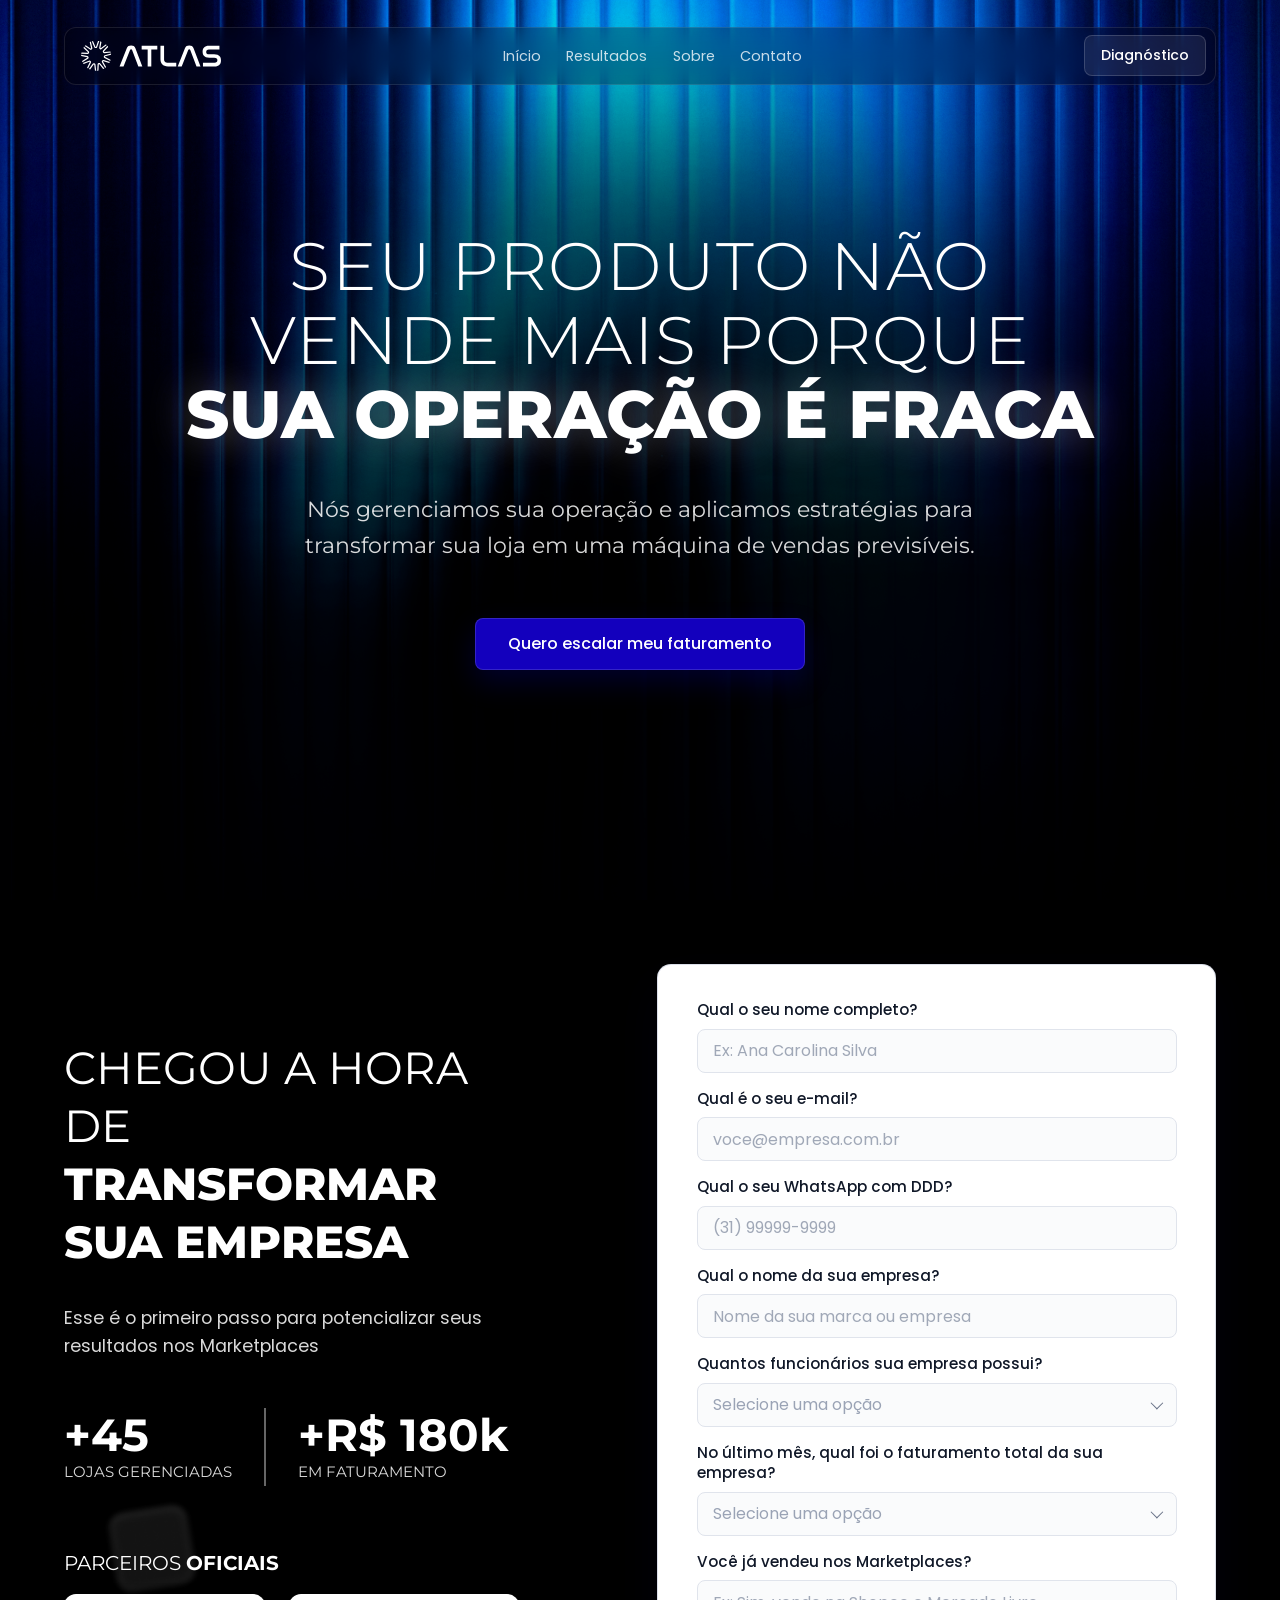
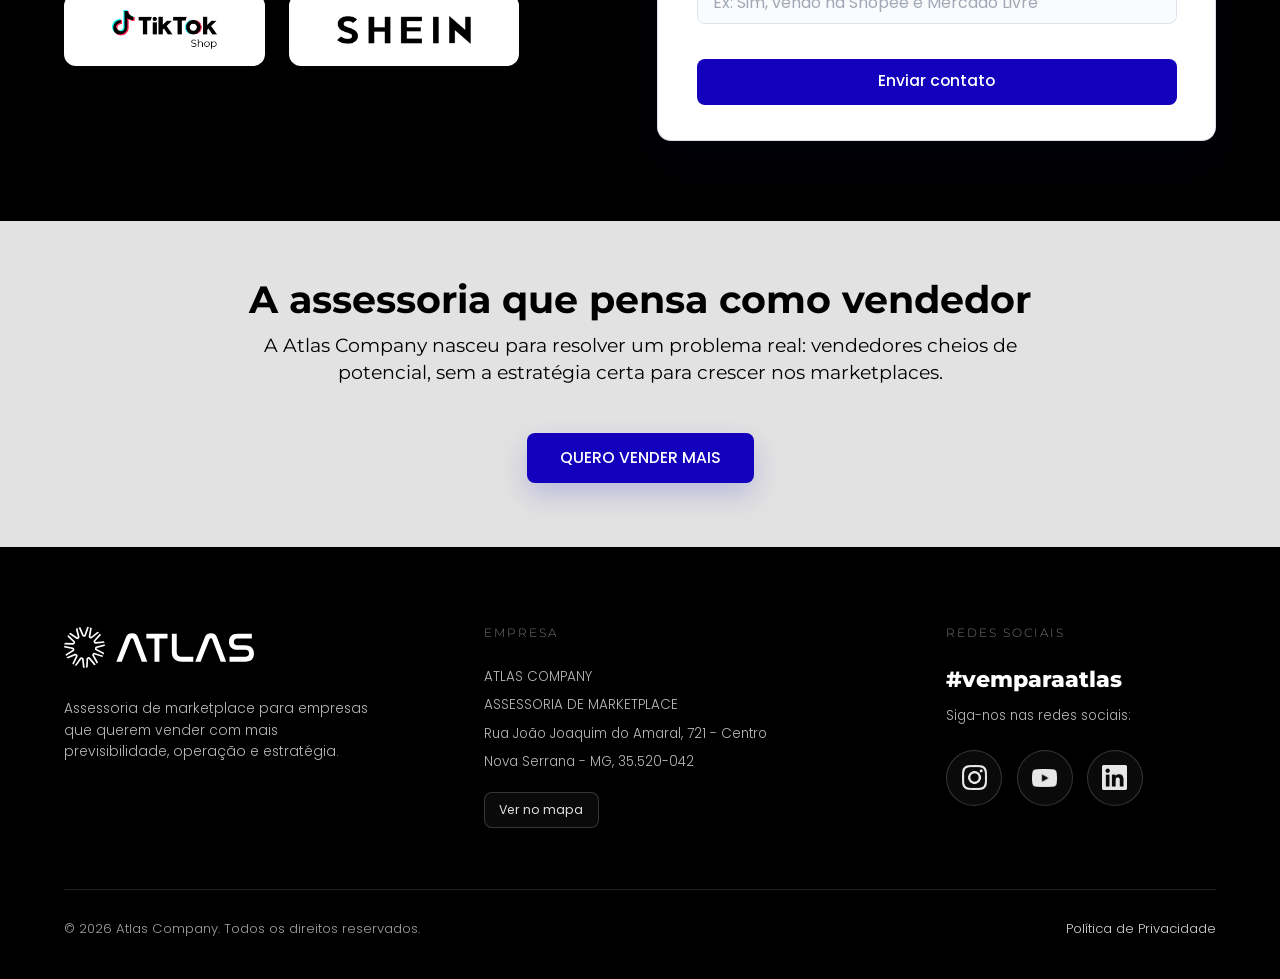
<file: index.html>
<!DOCTYPE html>
<html lang="pt-BR">
<head>
    <!-- Google Tag Manager -->
<script>
(function(w,d,s,l,i){w[l]=w[l]||[];w[l].push({'gtm.start':
new Date().getTime(),event:'gtm.js'});var f=d.getElementsByTagName(s)[0],
j=d.createElement(s),dl=l!='dataLayer'?'&l='+l:'';j.async=true;j.src=
'https://www.googletagmanager.com/gtm.js?id='+i+dl;f.parentNode.insertBefore(j,f);
})(window,document,'script','dataLayer','GTM-WG32Z9R6');
</script>
<!-- End Google Tag Manager -->
    <meta charset="UTF-8">
    <meta name="viewport" content="width=device-width, initial-scale=1.0">
    <title>Atlas Company | Soluções para Marketplaces</title>
    <link rel="preconnect" href="https://fonts.googleapis.com">
    <link rel="preconnect" href="https://fonts.gstatic.com" crossorigin>
    <link rel="preload" as="image" href="assets/bg-mobile-optimized.jpg" media="(max-width: 768px)">
    <link rel="stylesheet" href="style.css">
    <link href="https://fonts.googleapis.com/css2?family=Poppins:wght@400;500;600;700&family=Montserrat:wght@400;500;600;700;800&display=swap" rel="stylesheet">
    <link rel="icon" type="image/png" href="assets/favicon.png.png">
</head>
<body>
    <!-- Google Tag Manager (noscript) -->
<noscript>
  <iframe src="https://www.googletagmanager.com/ns.html?id=GTM-WG32Z9R6"
  height="0" width="0" style="display:none;visibility:hidden"></iframe>
</noscript>
<!-- End Google Tag Manager (noscript) -->
    <!-- Lauda 01: Hero Section -->
    <section id="topo" class="hero-lauda-01">
        <div class="container hero-container">
            <header class="hero-header">
                <a href="#topo" class="brand-link" aria-label="Atlas Company">
                    <img src="assets/logo_vetor.svg" alt="Atlas Company Logo" class="main-logo">
                </a>
                <nav class="main-nav" aria-label="Menu principal">
                    <a href="#topo">Início</a>
                    <a href="#formulario">Resultados</a>
                    <a href="#sobre">Sobre</a>
                    <a href="#contato">Contato</a>
                </nav>
                <a href="#formulario" class="btn nav-cta">Diagnóstico</a>
            </header>
            
            <div class="hero-content">
                <h1>SEU PRODUTO<span class="desktop-title-text"> NÃO</span><br><span class="mobile-title-text">NÃO </span>VENDE <span class="desktop-title-text">MAIS PORQUE</span><br class="mobile-title-break"><span class="mobile-title-text">MAIS PORQUE</span><br> <span class="white-glow">SUA OPERAÇÃO É FRACA</span></h1>
                <p class="subtitle">Nós gerenciamos sua operação e aplicamos estratégias para <br class="desktop-subtitle-break"> transformar sua loja em uma máquina de vendas previsíveis.</p>
                
                <div class="hero-cta">
                    <a href="#formulario" class="btn btn-hero">Quero escalar meu faturamento</a>
                </div>
            </div>
            <div class="mobile-hero-form-slot"></div>
        </div>
    </section>

    <!-- Lauda 02: Transform Section -->
    <section id="formulario" class="section-lauda-02">
        <div class="floating-icons">
            <img src="assets/icon_ac_1.png" alt="" class="ac-icon ac-icon-1" loading="lazy" decoding="async">
            <img src="assets/icon_ac_2.png" alt="" class="ac-icon ac-icon-2" loading="lazy" decoding="async">
            <img src="assets/icon_ac_3.png" alt="" class="ac-icon ac-icon-3" loading="lazy" decoding="async">
        </div>

        <div class="container lauda-02-grid">
            <div class="lauda-02-info">
                <h2 class="title-uppercase"><span class="title-medium">Chegou a hora de</span><br><span class="title-bold">transformar sua empresa</span></h2>
                <p class="description">Esse é o primeiro passo para potencializar seus resultados nos Marketplaces</p>
                
                <div class="stats-row">
                    <div class="stat-item">
                        <span class="stat-number counter" data-target="+150">+0</span>
                        <span class="stat-label">LOJAS GERENCIADAS</span>
                    </div>
                    <div class="divider-vertical"></div>
                    <div class="stat-item">
                        <span class="stat-number counter" data-target="+R$ 600k">+R$ 0k</span>
                        <span class="stat-label">EM FATURAMENTO</span>
                    </div>
                </div>

                <div class="partners-section">
                    <span class="partners-label"><span class="partners-label-regular">PARCEIROS</span> <span class="partners-label-bold">OFICIAIS</span></span>
                    <div class="partners-pills">
                        <div class="partner-pill pill-new-partner">
                            <img src="assets/logo_mercado_livre.png" alt="Partner" loading="lazy" decoding="async">
                        </div>
                        <div class="partner-pill pill-shein">
                            <img src="assets/logo_shein.png" alt="Shein" loading="lazy" decoding="async">
                        </div>
                    </div>
                </div>
            </div>

            <div class="lauda-02-form-card">
                <form id="contactForm">
                    <div class="form-group">
                        <label for="name">Qual o seu nome completo?</label>
                        <input type="text" id="name" name="name" placeholder="Ex: Ana Carolina Silva" required>
                    </div>
                    <div class="form-group">
                        <label for="email">Qual é o seu e-mail?</label>
                        <input type="email" id="email" name="email" placeholder="voce@empresa.com.br" required>
                    </div>
                    <div class="form-group">
                        <label for="whatsapp">Qual o seu WhatsApp com DDD?</label>
                        <input type="tel" id="whatsapp" name="whatsapp" placeholder="(31) 99999-9999" required>
                    </div>
                    <div class="form-group">
                        <label for="company">Qual o nome da sua empresa?</label>
                        <input type="text" id="company" name="company" placeholder="Nome da sua marca ou empresa" required>
                    </div>
                    <div class="form-group">
                        <label for="employees">Quantos funcionários sua empresa possui?</label>
                        <div class="custom-select" data-select>
                            <input type="hidden" id="employees" name="employees" required>
                            <button type="button" class="custom-select-trigger" aria-haspopup="listbox" aria-expanded="false">
                                <span>Selecione uma opção</span>
                            </button>
                            <ul class="custom-select-options" role="listbox">
                                <li role="option" data-value="1-5">1-5 </li>
                                <li role="option" data-value="6-20">6-20 </li>
                                <li role="option" data-value="21-50">21-50 </li>
                                <li role="option" data-value="50+">Mais de 50 </li>
                            </ul>
                        </div>
                    </div>
                    <div class="form-group">
                        <label for="revenue">No último mês, qual foi o faturamento total da sua empresa?</label>
                        <div class="custom-select" data-select>
                            <input type="hidden" id="revenue" name="revenue" required>
                            <button type="button" class="custom-select-trigger" aria-haspopup="listbox" aria-expanded="false">
                                <span>Selecione uma opção</span>
                            </button>
                            <ul class="custom-select-options" role="listbox">
                                <li role="option" data-value="0-10k">Até R$ 10k</li>
                                <li role="option" data-value="10k-50k">R$ 10k - R$ 50k</li>
                                <li role="option" data-value="50k-100k">R$ 50k - R$ 100k</li>
                                <li role="option" data-value="100k+">Mais de R$ 100k</li>
                            </ul>
                        </div>
                    </div>
                    <div class="form-group">
                        <label for="experience">Você já vendeu nos Marketplaces?</label>
                        <input type="text" id="experience" name="experience" placeholder="Ex: Sim, vendo na Shopee e Mercado Livre" required>
                    </div>
                    <button type="submit" class="btn btn-submit">Enviar contato</button>
                </form>
                <div class="form-success-panel" hidden>
                    <div class="success-card-inner">
                        <div class="success-icon" aria-hidden="true"></div>
                        <h3>Obrigado pelo contato!</h3>
                        <p>Recebemos seus dados e nossa equipe vai falar com voc&ecirc; em breve.</p>
                        <button type="button" class="btn btn-success-reset">Enviar outro</button>
                    </div>
                </div>
            </div>
        </div>
    </section>

    <!-- Lauda 03: Institutional Section -->
    <section id="sobre" class="section-lauda-03">
        <div class="container institutional-container">
            <div class="institutional-content">
                <h2 class="institutional-title">A assessoria que pensa como vendedor</h2>
                <p class="institutional-text">A Atlas Company nasceu para resolver um problema real: vendedores cheios de potencial, sem a estratégia certa para crescer nos marketplaces.</p>
                <a href="#formulario" class="btn btn-white-blue">QUERO VENDER MAIS</a>
            </div>
        </div>
    </section>

    <!-- Footer -->
    <footer id="contato" class="main-footer">
        <div class="container">
            <div class="footer-main-row">
                <div class="footer-brand">
                    <img src="assets/logo_vetor.svg" alt="Atlas Company" class="footer-logo" loading="lazy" decoding="async">
                    <p>Assessoria de marketplace para empresas que querem vender com mais previsibilidade, opera&ccedil;&atilde;o e estrat&eacute;gia.</p>
                </div>

                <div class="footer-company">
                    <h2>EMPRESA</h2>
                    <p>ATLAS COMPANY</p>
                    <p>ASSESSORIA DE MARKETPLACE</p>
                    <p>Rua Jo&atilde;o Joaquim do Amaral, 721 - Centro</p>
                    <p>Nova Serrana - MG, 35.520-042</p>
                    <a class="footer-map-link" href="https://maps.app.goo.gl/CR14vd4VMhKaAAzNA" target="_blank" rel="noopener noreferrer" aria-label="Ver endere&ccedil;o da Atlas Company no Google Maps">
                        Ver no mapa
                    </a>
                </div>
                
                <div class="footer-social">
                    <h2>REDES SOCIAIS</h2>
                    <h3 class="social-title">#vemparaatlas</h3>
                    <p class="social-subtitle">Siga-nos nas redes sociais:</p>
                    <div class="footer-social-icons">
                        <a href="#" aria-label="Instagram"><img src="assets/icon_instagram.png" alt="Instagram" loading="lazy" decoding="async"></a>
                        <a href="#" aria-label="YouTube"><img src="assets/icon_youtube.png" alt="YouTube" loading="lazy" decoding="async"></a>
                        <a href="#" aria-label="LinkedIn"><img src="assets/icon_linkedin.png" alt="LinkedIn" loading="lazy" decoding="async"></a>
                    </div>
                </div>
            </div>
            
            <div class="footer-bottom-line">
                <p>&copy; 2026 Atlas Company. Todos os direitos reservados.</p>
                <a href="#" class="privacy-link">Pol&iacute;tica de Privacidade</a>
            </div>
        </div>
    </footer>

    <script src="main.js" defer></script>
</body>
</html>
</file>
<file: style.css>
:root {
    --primary-blue: #0200C2;
    --vibrant-blue: #1300BD;
    --dark-blue: #08003B;
    --hero-btn-gradient: linear-gradient(90deg, #0200C2 0%, #08003B 100%);
    --bg-dark: #000000;
    --text-white: #ffffff;
    --text-black: #000000;
    --gray-border: #DEDEDE;
}

* {
    margin: 0;
    padding: 0;
    box-sizing: border-box;
}

body {
    font-family: 'Montserrat', sans-serif;
    background-color: var(--bg-dark);
    color: var(--text-white);
    overflow-x: hidden;
    -webkit-font-smoothing: antialiased;
}

.container {
    max-width: 1440px;
    margin: 0 auto;
    padding: 0 4rem;
}

.btn {
    display: inline-flex;
    align-items: center;
    justify-content: center;
    min-height: 44px;
    padding: 0.85rem 1.55rem;
    border-radius: 8px;
    font-family: 'Poppins', sans-serif;
    font-size: 0.98rem;
    font-weight: 500;
    line-height: 1.2;
    letter-spacing: 0;
    text-align: center;
    text-decoration: none;
    cursor: pointer;
    transition: background-color 0.2s ease, color 0.2s ease, box-shadow 0.2s ease, transform 0.2s ease;
}

/* Lauda 01: Hero */
.hero-lauda-01 {
    position: relative;
    width: 100%;
    min-height: 100vh;
    min-height: 100svh;
    background: url('assets/hero_bg_organized.png') no-repeat center top;
    background-size: cover;
    display: flex;
    flex-direction: column;
    align-items: center;
    padding: clamp(2rem, 4vh, 3rem) 0;
}

.hero-container {
    display: flex;
    flex: 1;
    flex-direction: column;
    justify-content: center;
    align-items: center;
    width: 100%;
}

.hero-header {
    position: fixed;
    top: clamp(1.25rem, 3vh, 2rem);
    left: 50%;
    transform: translateX(-50%);
    width: min(100% - 8rem, 1312px);
    min-height: 56px;
    padding: 0.45rem 0.55rem 0.45rem 1rem;
    display: flex;
    align-items: center;
    justify-content: space-between;
    gap: 1.25rem;
    z-index: 20;
    background: rgba(0, 0, 0, 0.28);
    border: 1px solid rgba(255, 255, 255, 0.1);
    border-radius: 12px;
    backdrop-filter: blur(14px);
}

.brand-link {
    display: inline-flex;
    align-items: center;
    flex: 0 0 auto;
}

.main-logo {
    height: 30px;
    width: auto;
}

.main-nav {
    display: flex;
    align-items: center;
    justify-content: center;
    gap: clamp(1rem, 2vw, 2rem);
}

.main-nav a {
    position: relative;
    color: rgba(255, 255, 255, 0.78);
    font-family: 'Poppins', sans-serif;
    font-size: 0.9rem;
    font-weight: 400;
    line-height: 1;
    text-decoration: none;
    transition: color 0.2s ease;
}

.main-nav a::after {
    content: "";
    position: absolute;
    left: 0;
    right: 0;
    bottom: -0.5rem;
    height: 1px;
    background: #ffffff;
    opacity: 0;
    transform: scaleX(0.35);
    transition: opacity 0.2s ease, transform 0.2s ease;
}

.main-nav a:hover {
    color: #ffffff;
}

.main-nav a:hover::after {
    opacity: 0.65;
    transform: scaleX(1);
}

.nav-cta {
    min-height: 40px;
    padding: 0.7rem 1rem;
    color: #ffffff;
    background: rgba(255, 255, 255, 0.08);
    border: 1px solid rgba(255, 255, 255, 0.16);
    font-size: 0.88rem;
}

.nav-cta:hover {
    background: #1300BD;
    border-color: #1300BD;
    transform: translateY(-1px);
}

.hero-content {
    text-align: center;
    z-index: 10;
    width: 100%;
    max-width: 1200px;
}

.mobile-hero-form-slot {
    display: none;
}

.hero-content h1 {
    font-size: clamp(2.2rem, 5.5vw, 4.2rem);
    font-weight: 300;
    line-height: 1.1;
    text-transform: uppercase;
    margin-bottom: 2.5rem;
    letter-spacing: 0.02em;
}

.white-glow {
    color: #fff;
    font-weight: 800;
    letter-spacing: 0;
    text-shadow: 0 0 40px rgba(255, 255, 255, 0.3);
}

.mobile-title-text,
.mobile-title-break {
    display: none;
}

.hero-content .subtitle {
    font-size: clamp(1rem, 1.8vw, 1.4rem);
    font-weight: 400;
    color: rgba(255, 255, 255, 0.85);
    line-height: 1.6;
    margin-bottom: clamp(2rem, 6vh, 4.5rem);
    max-width: 850px;
    margin-left: auto;
    margin-right: auto;
}

.hero-cta .btn-hero {
    min-height: 48px;
    padding: 0.95rem 2rem;
    font-size: 1rem;
    font-weight: 500;
    color: white;
    background: #1300BD;
    border: 1px solid rgba(255, 255, 255, 0.14);
    box-shadow: 0 12px 28px rgba(2, 0, 194, 0.22);
}

.hero-cta .btn-hero:hover {
    background: #0C007A;
    transform: translateY(-2px);
    box-shadow: 0 16px 34px rgba(2, 0, 194, 0.28);
}

/* Lauda 02: Transform Section */
.section-lauda-02 {
    position: relative;
    padding: 4rem 0 5rem; /* Ajustado para retirar excesso de espaço no final */
    background: #000000;
    display: flex;
    align-items: center;
    overflow: hidden;
}

.floating-icons {
    position: absolute;
    top: 0;
    left: 0;
    width: 100%;
    height: 100%;
    pointer-events: none;
    z-index: 3;
}

.ac-icon {
    position: absolute;
    width: 100px;
    filter: drop-shadow(0 15px 30px rgba(0,0,0,0.5));
    animation: floatIcon 6s ease-in-out infinite;
}

.ac-icon-1 { top: 15%; right: 15%; }
.ac-icon-2 { top: 65%; left: 8%; animation-delay: -2s; }
.ac-icon-3 { bottom: 10%; right: 20%; animation-delay: -4s; }

@keyframes floatIcon {
    0%, 100% { transform: translateY(0); }
    50% { transform: translateY(-30px); }
}

.lauda-02-grid {
    display: grid;
    grid-template-columns: 1fr 1.2fr;
    gap: 8rem;
    align-items: center;
    position: relative;
    z-index: 10;
}

.title-uppercase {
    font-family: 'Montserrat', sans-serif;
    font-size: clamp(1.8rem, 3.5vw, 3.125rem);
    font-weight: 500;
    line-height: 1.3;
    text-transform: uppercase;
    margin-bottom: 2rem;
}

.title-medium {
    font-weight: 400; /* Mais fino para maior contraste com o bold */
}

.title-bold {
    font-weight: 800; /* Mais grosso */
}

.description {
    font-family: 'Poppins', sans-serif;
    font-size: clamp(0.9rem, 1.4vw, 1.1rem);
    font-weight: 400;
    color: rgba(255, 255, 255, 0.85);
    margin-bottom: 3rem;
    max-width: 500px;
    line-height: 1.6;
}

.stats-row {
    display: flex;
    align-items: center;
    gap: 2rem;
    margin-bottom: 4rem;
}

.stat-item {
    display: flex;
    flex-direction: column;
}

.stat-number {
    font-family: 'Montserrat', sans-serif;
    font-size: clamp(2rem, 3.5vw, 3.08rem);
    font-weight: 700;
    line-height: 1;
}

.stat-label {
    font-family: 'Montserrat', sans-serif;
    font-size: 0.9375rem;
    font-weight: 400;
    text-transform: uppercase;
    margin-top: 0.25rem;
    color: rgba(255,255,255,0.85);
    white-space: nowrap;
}

.divider-vertical {
    width: 2px;
    height: 78px;
    background-color: rgba(255,255,255,0.4);
    flex-shrink: 0;
}

.partners-section {
    display: flex;
    flex-direction: column;
    gap: 1.2rem;
}

.partners-label {
    font-family: 'Montserrat', sans-serif;
    font-size: clamp(1rem, 1.6vw, 1.4rem);
    text-transform: uppercase;
}

.partners-label-regular {
    font-weight: 400;
}

.partners-label-bold {
    font-weight: 700;
}

.partners-pills {
    display: flex;
    gap: 1.5rem;
}

.partner-pill {
    background-color: #fff;
    padding: 1rem 3rem;
    border-radius: 12px;
    display: flex;
    align-items: center;
    justify-content: center;
    box-shadow: 0 10px 20px rgba(0,0,0,0.3);
}

.pill-new-partner img { height: 40px; }
.pill-shein img { height: 28px; }

/* Form Card */
.lauda-02-form-card {
    background: #FFFFFF;
    padding: 2.2rem 2.4rem;
    border: 1px solid rgba(216, 220, 231, 0.9);
    border-radius: 14px;
    box-shadow: 0 22px 50px rgba(8, 0, 59, 0.18);
    color: #000000;
    width: 100%;
    max-width: 600px;
}

.lauda-02-form-card.is-success #contactForm {
    display: none;
}

.form-success-panel {
    min-height: 618px;
    padding: 1.75rem;
    border: 1px solid #DDE2F3;
    border-radius: 14px;
    background: linear-gradient(180deg, #FFFFFF 0%, #FBFCFF 100%);
}

.form-success-panel[hidden] {
    display: none;
}

.lauda-02-form-card.is-success .form-success-panel {
    display: flex;
    align-items: center;
    justify-content: center;
}

.success-card-inner {
    width: 100%;
    max-width: 320px;
    margin: 0 auto;
    text-align: center;
}

.success-icon {
    position: relative;
    width: 48px;
    height: 48px;
    margin: 0 auto 1.2rem;
    border-radius: 50%;
    background: #1300BD;
    box-shadow: 0 12px 28px rgba(19, 0, 189, 0.22);
}

.success-icon::after {
    content: "";
    position: absolute;
    left: 15px;
    top: 13px;
    width: 14px;
    height: 24px;
    border-right: 3px solid #FFFFFF;
    border-bottom: 3px solid #FFFFFF;
    transform: rotate(45deg);
}

.success-card-inner h3 {
    margin: 0 0 0.6rem;
    font-family: 'Montserrat', sans-serif;
    font-size: 1.25rem;
    font-weight: 800;
    line-height: 1.2;
    color: #15151C;
}

.success-card-inner p {
    margin: 0 auto 1.6rem;
    max-width: 300px;
    font-family: 'Poppins', sans-serif;
    font-size: 1rem;
    font-weight: 400;
    line-height: 1.45;
    color: #5E6271;
}

.btn-success-reset {
    min-height: 48px;
    padding: 0.8rem 1.45rem;
    border: 1px solid rgba(19, 0, 189, 0.2);
    background: #FFFFFF;
    color: #1300BD;
    font-weight: 700;
}

.btn-success-reset:hover {
    background: #F6F7FF;
    border-color: rgba(19, 0, 189, 0.38);
    transform: translateY(-1px);
}

.form-group {
    margin-bottom: 1rem;
    position: relative;
}

.form-group label {
    display: block;
    font-family: 'Poppins', sans-serif;
    font-size: 0.95rem;
    font-weight: 500;
    margin-bottom: 0.5rem;
    color: #101828;
    line-height: 1.35;
}

.form-group label .blue-text {
    color: var(--primary-blue);
    font-weight: 500;
}

.form-group input,
.custom-select-trigger {
    width: 100%;
    min-height: 44px;
    padding: 0 0.95rem;
    border: 1px solid #E0E4EC;
    border-radius: 8px;
    font-size: 16px;
    font-weight: 400;
    font-family: 'Poppins', sans-serif;
    outline: none;
    background-color: #FAFBFC;
    color: #101828;
    transition: border-color 0.2s ease, box-shadow 0.2s ease, background-color 0.2s ease;
}

.form-group input::placeholder {
    color: #A0A8B7;
}

.form-group input:focus,
.custom-select.is-open .custom-select-trigger,
.custom-select-trigger:focus {
    border-color: var(--primary-blue);
    background-color: #FFFFFF;
    box-shadow: 0 0 0 3px rgba(19, 0, 189, 0.08);
}

.custom-select {
    position: relative;
}

.custom-select-trigger {
    display: flex;
    align-items: center;
    justify-content: space-between;
    cursor: pointer;
    text-align: left;
}

.custom-select-trigger::after {
    content: "";
    width: 8px;
    height: 8px;
    border-right: 1.5px solid #667085;
    border-bottom: 1.5px solid #667085;
    transform: rotate(45deg) translateY(-2px);
    transition: transform 0.2s ease;
    flex: 0 0 auto;
}

.custom-select.is-open .custom-select-trigger::after {
    transform: rotate(225deg) translateY(-2px);
}

.custom-select:not(.has-value) .custom-select-trigger span {
    color: #9AA3B5;
}

.custom-select-options {
    position: absolute;
    top: calc(100% + 6px);
    left: 0;
    right: 0;
    z-index: 20;
    display: none;
    max-height: 220px;
    margin: 0;
    padding: 0.35rem;
    list-style: none;
    background: #FFFFFF;
    border: 1px solid #E0E4EC;
    border-radius: 10px;
    box-shadow: 0 16px 32px rgba(16, 24, 40, 0.12);
}

.custom-select.is-open .custom-select-options {
    display: block;
}

.custom-select-options li {
    padding: 0.68rem 0.75rem;
    border-radius: 7px;
    color: #101828;
    cursor: pointer;
    font-family: 'Poppins', sans-serif;
    font-size: 16px;
    font-weight: 400;
    transition: background-color 0.2s ease, color 0.2s ease;
}

.custom-select-options li:hover,
.custom-select-options li.is-selected {
    background: #F3F5FF;
    color: #1300BD;
}

.custom-select.is-invalid .custom-select-trigger {
    border-color: #D92D20;
    box-shadow: 0 0 0 4px rgba(217, 45, 32, 0.08);
}

.btn-submit {
    width: 100%;
    margin: 1.15rem auto 0;
    color: white;
    background: #1300BD;
    border: none;
}

.btn-submit:hover {
    background: #0C007A;
    transform: translateY(-2px);
    box-shadow: 0 12px 26px rgba(19, 0, 189, 0.2);
}

/* Lauda 03: Institutional Section */
.section-lauda-03 {
    background-color: #E2E2E2; /* Cor cinza do Figma */
    color: #000000;
    padding: 3.5rem 0 4rem; /* Ainda mais fino */
    text-align: center;
}

.institutional-container {
    max-width: 1214px;
}

.institutional-content {
    display: flex;
    flex-direction: column;
    align-items: center;
    /* Removido o gap grande para usar margins específicas */
}

.institutional-title {
    font-family: 'Montserrat', sans-serif;
    font-size: clamp(1.8rem, 3vw, 2.8rem); /* Reduzido para proporção do Figma */
    font-weight: 700;
    line-height: 1.22;
    color: #000000;
    margin: 0 0 0.5rem 0; /* Espaço bem pequeno entre título e texto */
}

.institutional-text {
    font-family: 'Montserrat', sans-serif;
    font-size: clamp(1rem, 1.5vw, 1.3rem); /* Texto menor para não ocupar tanto espaço */
    font-weight: 400;
    line-height: 1.4;
    color: #000000;
    max-width: 800px; /* Reduzido para quebrar linha igual no Figma */
    margin: 0 0 2.5rem 0; /* Espaço maior apenas antes do botão */
}

.btn-white-blue {
    margin-top: 0.5rem;
    padding: 0.9rem 2rem;
    background: #1300BD;
    color: #ffffff;
    text-transform: uppercase;
    border: 1px solid rgba(19, 0, 189, 0.1);
    box-shadow: 0 12px 28px rgba(19, 0, 189, 0.18);
}

.btn-white-blue:hover {
    background: #0C007A;
    transform: translateY(-2px);
    box-shadow: 0 16px 34px rgba(19, 0, 189, 0.24);
}

/* Keyframe para a animação do degradê fluindo no Hover */
@keyframes gradientShift {
    0% { background-position: 0% 50%; }
    50% { background-position: 100% 50%; }
    100% { background-position: 0% 50%; }
}

/* Footer */
.main-footer {
    background-color: #000000;
    padding: 5rem 0 2.5rem;
}

.footer-main-row {
    display: grid;
    grid-template-columns: minmax(260px, 1fr) minmax(360px, 1.1fr) minmax(260px, 0.85fr);
    gap: clamp(3rem, 8vw, 8rem);
    align-items: flex-start;
    padding-bottom: 3.8rem;
}

.footer-brand,
.footer-company,
.footer-social {
    min-width: 0;
}

.footer-logo {
    display: block;
    width: 190px;
    height: auto;
    margin-bottom: 1.9rem;
}

.footer-brand p {
    max-width: 390px;
    font-family: 'Poppins', sans-serif;
    font-size: clamp(0.86rem, 0.95vw, 1rem);
    font-weight: 300;
    line-height: 1.55;
    color: rgba(255,255,255,0.72);
}

.footer-company h2,
.footer-social h2 {
    margin-bottom: 1.75rem;
    font-family: 'Montserrat', sans-serif;
    font-size: 0.78rem;
    font-weight: 300;
    line-height: 1;
    letter-spacing: 0.16em;
    color: rgba(255,255,255,0.46);
}

.footer-company p {
    margin-bottom: 0.65rem;
    font-family: 'Poppins', sans-serif;
    font-size: clamp(0.84rem, 0.92vw, 1rem);
    font-weight: 300;
    line-height: 1.35;
    color: rgba(255,255,255,0.72);
}

.footer-map-link {
    display: inline-flex;
    align-items: center;
    justify-content: center;
    min-height: 36px;
    margin-top: 0.65rem;
    padding: 0.55rem 0.9rem;
    border: 1px solid rgba(255,255,255,0.18);
    border-radius: 8px;
    background: rgba(255,255,255,0.04);
    font-family: 'Poppins', sans-serif;
    font-size: 0.78rem;
    font-weight: 400;
    line-height: 1;
    color: rgba(255,255,255,0.86);
    text-decoration: none;
    transition: color 0.25s ease, transform 0.25s ease, border-color 0.25s ease, background-color 0.25s ease;
}

.footer-map-link:hover {
    color: #ffffff;
    transform: translateY(-1px);
    border-color: rgba(255,255,255,0.36);
    background: rgba(255,255,255,0.08);
}

.social-title {
    font-family: 'Montserrat', sans-serif;
    font-size: clamp(1.35rem, 1.75vw, 1.8rem);
    font-weight: 800;
    line-height: 1;
    color: #ffffff;
    margin-bottom: 1rem;
}

.social-subtitle {
    font-family: 'Poppins', sans-serif;
    font-size: clamp(0.84rem, 0.92vw, 0.98rem);
    font-weight: 300;
    color: rgba(255,255,255,0.72);
    margin-bottom: 1.5rem;
}

.footer-social-icons {
    display: flex;
    gap: 0.9rem;
}

.footer-social-icons a {
    width: 56px;
    height: 56px;
    border: 1px solid rgba(255,255,255,0.18);
    border-radius: 50%;
    display: inline-flex;
    align-items: center;
    justify-content: center;
    background: rgba(255,255,255,0.04);
    transition: transform 0.25s ease, border-color 0.25s ease, background-color 0.25s ease;
}

.footer-social-icons a img {
    max-width: 25px;
    max-height: 25px;
    filter: brightness(0) invert(1);
    opacity: 0.9;
    transition: opacity 0.25s ease;
}

.footer-social-icons a:hover {
    transform: translateY(-2px);
    border-color: rgba(255,255,255,0.38);
    background: rgba(255,255,255,0.08);
}

.footer-social-icons a:hover img {
    opacity: 1;
}

.footer-bottom-line {
    border-top: 1px solid rgba(255,255,255,0.13);
    padding-top: 1.8rem;
    display: flex;
    align-items: center;
    justify-content: space-between;
    gap: 1.5rem;
    font-family: 'Poppins', sans-serif;
    font-size: 0.82rem;
    font-weight: 300;
    color: rgba(255,255,255,0.62);
}

.privacy-link {
    color: rgba(255,255,255,0.82);
    text-decoration: none;
    font-weight: 300;
    white-space: nowrap;
    transition: color 0.25s ease;
}

.privacy-link:hover {
    color: #ffffff;
    text-decoration: underline;
}

/* Responsive */
@media (max-width: 1200px) {
    .hero-content h1 { font-size: clamp(2rem, 4.5vw, 3.5rem); }
}

@media (max-width: 992px) {
    .container { padding: 0 2rem; }
    
    .hero-lauda-01 { padding: clamp(1.5rem, 4vh, 3rem) 0; }
    .hero-header { width: calc(100% - 4rem); }
    .ac-icon { display: none; }
    
    .lauda-02-grid { grid-template-columns: 1fr; gap: 4rem; }
    .section-lauda-02 { padding: 4rem 0; min-height: auto; }
    .footer-main-row {
        grid-template-columns: 1fr;
        gap: 2.75rem;
        padding-bottom: 3rem;
    }

    .footer-brand p {
        max-width: 520px;
    }
}

@media (max-width: 768px) {
    .container { padding: 0 1.5rem; }
    .hero-lauda-01 {
        min-height: auto;
        background-image: url('assets/bg-mobile-optimized.jpg');
        background-position: left top;
        background-size: auto 100vh;
        background-size: auto 100svh;
        padding: 6rem 0 3rem;
    }
    
    .hero-header {
        top: 1rem;
        width: calc(100% - 3rem);
        min-height: 52px;
        padding: 0.4rem 0.45rem 0.4rem 0.85rem;
        justify-content: space-between;
        gap: 0.75rem;
    }
    .main-nav { display: none; }
    .hero-container {
        align-items: flex-start;
        justify-content: flex-start;
    }
    .main-logo { width: 108px; height: auto; }
    .nav-cta {
        min-height: 38px;
        padding: 0.62rem 0.85rem;
        font-size: 0.78rem;
    }
    .hero-content {
        text-align: left;
        margin: 3.25rem 0 0;
        max-width: 390px;
    }
    
    .desktop-title-text { display: none; }
    .desktop-subtitle-break { display: none; }
    .mobile-title-text,
    .mobile-title-break { display: inline; }
    .mobile-title-break { display: block; }
    
    .hero-content h1 {
        font-size: 2.45rem;
        line-height: 0.96;
        margin-bottom: 0.75rem;
        letter-spacing: 0;
        font-weight: 300;
    }
    .hero-content h1 .white-glow {
        display: inline-block;
        font-size: 2.45rem;
        line-height: 0.98;
        font-weight: 800;
    }
    .hero-content .subtitle {
        max-width: 390px;
        padding-right: 0;
        font-size: 1.35rem;
        margin-bottom: 1.5rem;
        line-height: 1.02;
        color: rgba(255,255,255,0.9);
    }
    
    .mobile-hero-form-slot {
        display: block;
        width: 100%;
        margin-top: 2rem;
        position: relative;
        z-index: 10;
    }

    .hero-cta { display: none; }
    .hero-cta .btn-hero { 
        min-height: 42px;
        padding: 0.78rem 1.1rem;
        font-size: 0.85rem;
        width: auto; 
        max-width: none; 
        text-align: center;
        white-space: nowrap; /* Uma linha só, como no Figma */
    }
    
    .lauda-02-grid { gap: 2.5rem; }
    .lauda-02-form-card { order: 1; }
    .lauda-02-info { order: 2; }
    
    .title-uppercase { font-size: 1.8rem; margin-bottom: 1rem; line-height: 1.2; }
    .description { font-size: 0.85rem; margin-bottom: 2rem; }
    
    .stats-row { flex-direction: row; align-items: center; justify-content: flex-start; gap: 0.5rem; margin-bottom: 2.5rem; flex-wrap: nowrap; }
    .stat-number { font-size: 2.2rem; }
    .stat-label { font-size: 0.65rem; }
    .divider-vertical { width: 1px; height: 40px; margin: 0 0.5rem; }
    
    /* Logos parceiros estilo Figma: Label esquerda em coluna, logos direita */
    .partners-section { display: flex; flex-direction: row; align-items: center; gap: 1rem; flex-wrap: wrap; }
    .partners-label { display: flex; flex-direction: column; line-height: 1.1; }
    .partners-label .title-medium, .partners-label .title-bold { font-size: 0.75rem; letter-spacing: 0.5px; }
    .partners-pills { flex-direction: row; gap: 0.5rem; flex: 1; }
    .partner-pill { padding: 0.5rem 0.8rem; width: auto; flex: 1; min-width: 0; justify-content: center; }
    .partner-logo { max-height: 18px; }
    
    .lauda-02-form-card { padding: 2rem 1.5rem; margin-right: 0; }
    .form-success-panel {
        min-height: 560px;
        padding: 1.35rem;
    }
    
    /* Lauda 03 também à esquerda */
    .section-lauda-03 { padding: 3rem 0; text-align: left; }
    .institutional-content { align-items: flex-start; text-align: left; }
    .institutional-title { font-size: 1.6rem; text-align: left; margin-bottom: 0.5rem; }
    .institutional-text { font-size: 0.95rem; text-align: left; margin-bottom: 1.5rem; }
    .btn-white-blue { 
        min-height: 42px;
        padding: 0.78rem 1.2rem;
        font-size: 0.85rem;
        width: 100%; 
        max-width: 280px; 
        text-align: center;
    }

    .main-footer {
        padding: 4rem 0 2rem;
    }

    .footer-logo {
        width: 165px;
        margin-bottom: 1.5rem;
    }

    .footer-company h2,
    .footer-social h2 {
        margin-bottom: 1.25rem;
    }

    .footer-social-icons a {
        width: 52px;
        height: 52px;
    }

    .footer-bottom-line {
        align-items: flex-start;
        flex-direction: column;
        gap: 1rem;
    }
}

@media (max-width: 480px) {
    .hero-content h1,
    .hero-content h1 .white-glow { font-size: 2.35rem; }
    .hero-content .subtitle { font-size: 1.22rem; }
    .title-uppercase { font-size: 1.8rem; }
    .stat-number { font-size: 2.2rem; }
}
</file>
